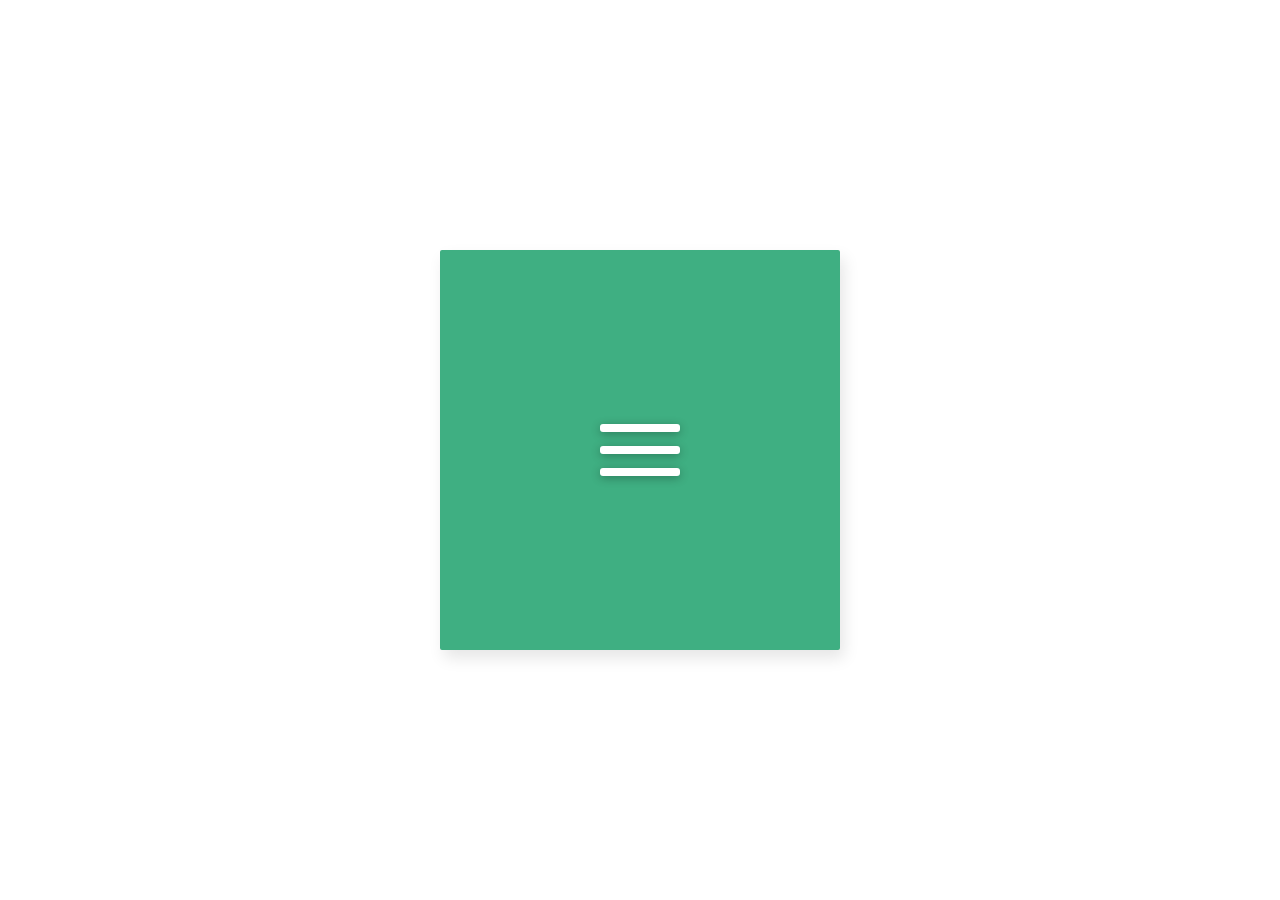
<file: 02/public/index.html>
<!DOCTYPE html>
<html lang="en">
<head>
  <meta charset="UTF-8">
  <meta name="viewport" content="width=device-width, initial-scale=1.0">
  
  <link rel="stylesheet" href="style.css">
  
  <title>Icone Menu Animado</title>
</head>
<body>
  <div class="frame">
    <div class="center">
      <div class="menu-icon">
        <div class="line-1"></div>
        <div class="line-2"></div>
        <div class="line-3"></div>
      </div>
    </div>
  </div>
</body>
</html>
</file>
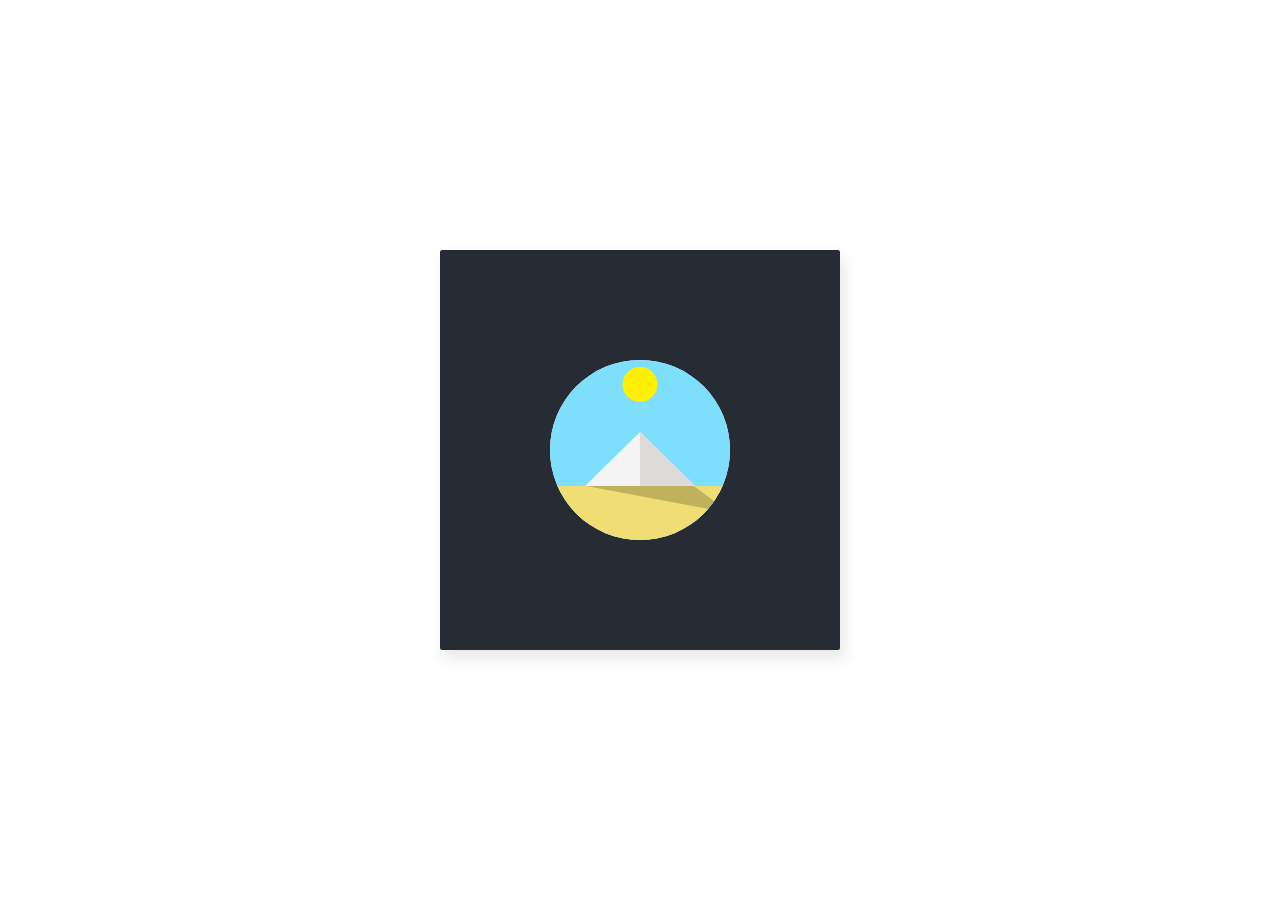
<file: 03/public/index.html>
<!DOCTYPE html>
<html lang="en">
<head>
  <meta charset="UTF-8">
  <meta name="viewport" content="width=device-width, initial-scale=1.0">
  
  <link rel="stylesheet" href="style.css">
  
  <title>Pyramide Animation</title>
</head>
<body>
  <div class="frame">
    <div class="center">
      <div class="circle">
        <div class="sky"></div>
        <div class="sun"></div>
        <div class="side-left"></div>
        <div class="side-right"></div>
        <div class="ground"></div>
        <div class="shadow"></div>
      </div>
    </div>
  </div>
</body>
</html>
</file>
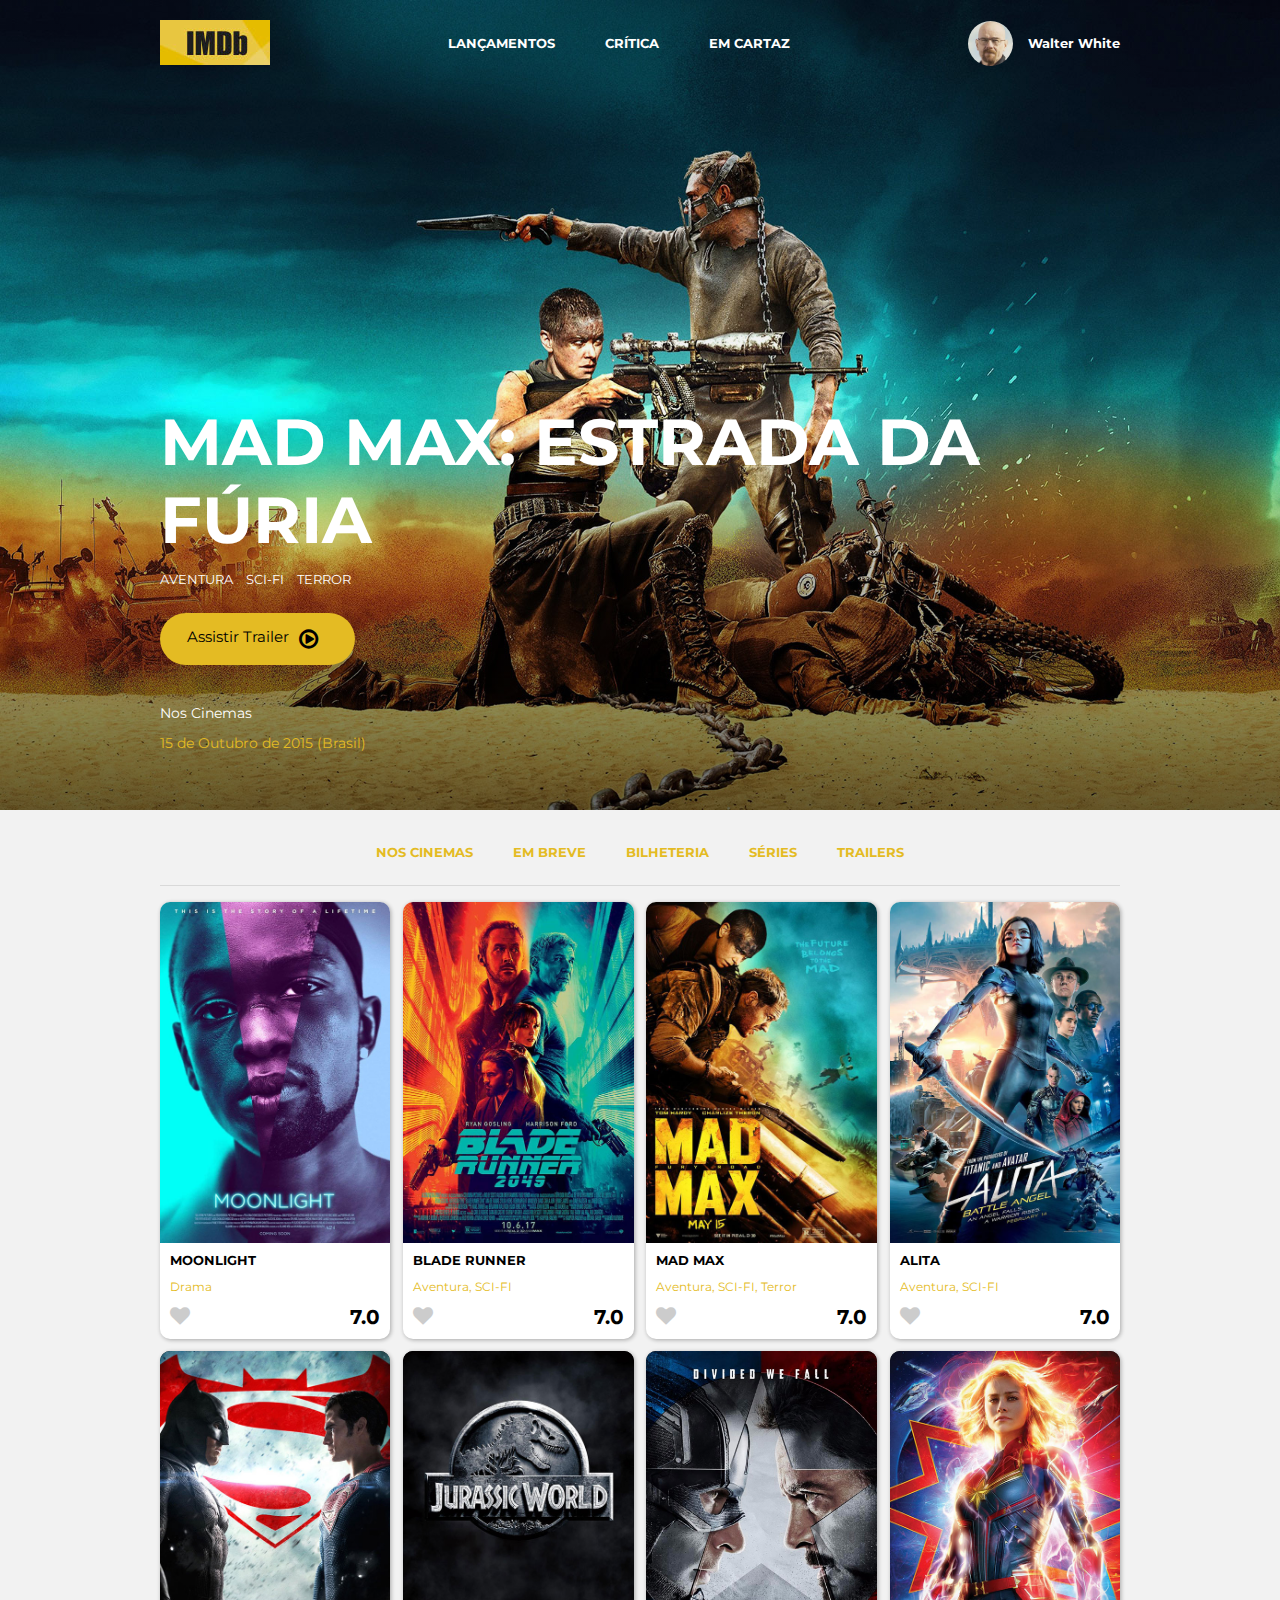
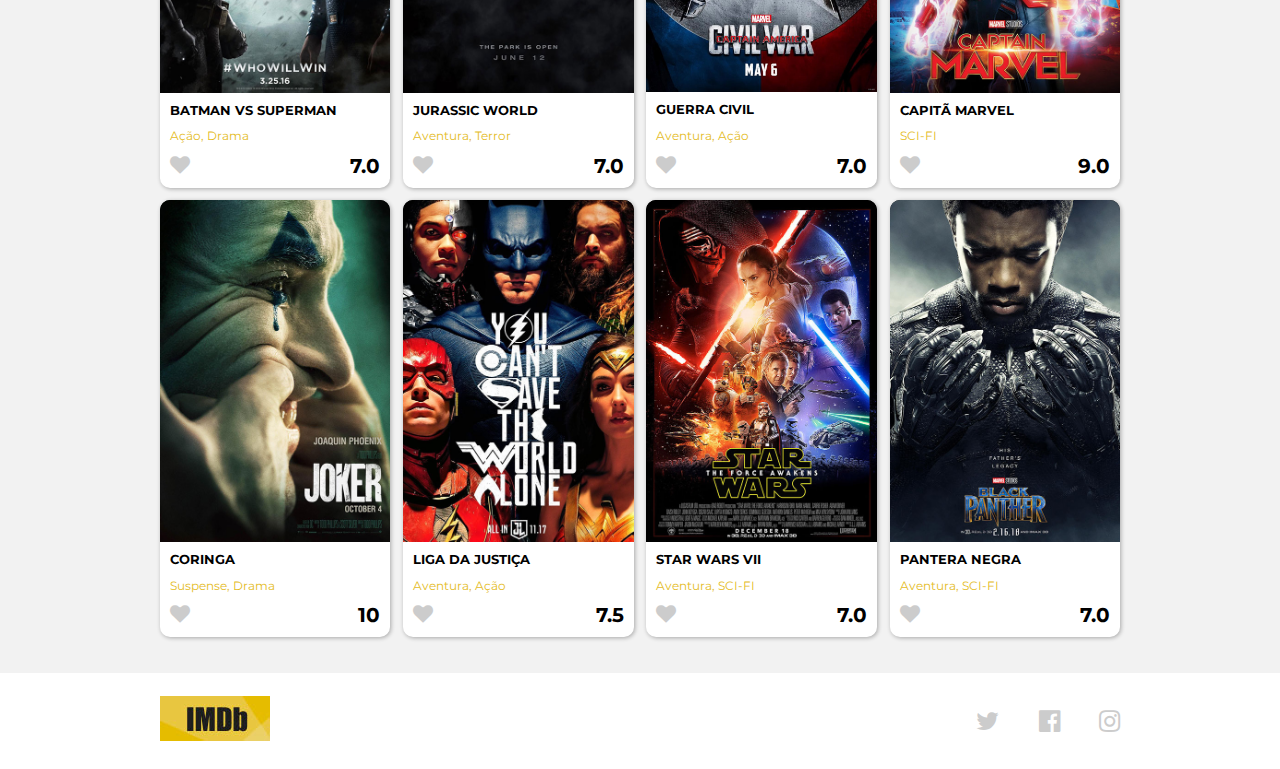
<file: Challenge 01 -  IMDb/IMDb/index.html>
<!DOCTYPE html>
<html lang="en">
<head>
  <meta charset="UTF-8">
  <meta name="viewport" content="width=device-width, initial-scale=1.0">

  <link rel="stylesheet" href="assets/css/style.css">
  <link rel="stylesheet" href="assets/css/normalize.css">

  <title>IMDB - CodeNation movies</title>
</head>
<body>
  <header class="header">
    <div class="header-menu">
        <div class="container">
            <div class="logo">
                <img src="./assets/image/logo-imdb.jpg" alt="IMDb">
            </div>
            <nav class="menu">
                <ul>
                  <li class="item"><a href="#" class="primary-link">Lançamentos</a></li>
                  <li class="item"><a href="#" class="primary-link">Crítica</a></li>
                  <li class="item"><a href="#" class="primary-link">Em Cartaz</a></li>
                </ul>
            </nav>
            <div class="user">
                <div class="avatar">
                    <img src="./assets/image/walter-white.jpg" alt="IMDb">
                </div>
                <div class="name">
                    <span>Walter White</span>
                </div>
            </div>
        </div>
    </div>
    <div class="header-content">
      <div class="container">
        <div class="header-title">
          MAD MAX: ESTRADA DA FÚRIA
        </div>
        <ul class="header-genre">
          <li><a href="#" class="primary-link">Aventura</a></li>
          <li><a href="#" class="primary-link">SCI-FI</a></li>
          <li><a href="#" class="primary-link">TERROR</a></li>
        </ul>
        <div class="header-trailer">
          <button class="primary-button">
            Assistir Trailer
            <i class="fa fa-play-circle-o"></i>
          </button>
        </div>
        <div class="header-info">
          <p class="title">Nos Cinemas</p>
          <p class="subtitle">15 de Outubro de 2015 (Brasil)</p>
        </div>
      </div>
    </div>
  </header>
  <section class="catalog">
    <nav class="catalog-menu">
      <div class="container">
        <ul class="catalog-list">
          <li><a href="#">Nos Cinemas</a></li>
          <li><a href="#">Em Breve</a></li>
          <li><a href="#">Bilheteria</a></li>
          <li><a href="#">Séries</a></li>
          <li><a href="#">Trailers</a></li>
        </ul>
      </div>
    </nav>
    <div class="container">
      <ul class="catalog-movie-list">
        <li class="catalog-movie-item">
          <figure class="movie-poster">
            <img src="./assets/image/movie/poster-moonlight.jpg" alt="">
            <div class="movie-poster-info">
              <h3>Moonlight</h3>
              <a href="#" class="movie-poster-link">
                <i class="fa fa-play"></i>
              </a>
            </div>
          </figure>
          <div class="movie-info">
            <p class="movie-title">
              Moonlight
            </p>
            <div class="movie-gender">
              <a href="#">Drama</a>
            </div>
            <div class="movie-note">
              <i class="fa fa-heart"></i>
              7.0
            </div>
          </div>
        </li>
        <li class="catalog-movie-item">
          <figure class="movie-poster">
            <img src="./assets/image/movie/poster-bladerunner.jpg" alt="">
            <div class="movie-poster-info">
              <h3>Blade Runner</h3>
              <a href="#" class="movie-poster-link">
                <i class="fa fa-play"></i>
              </a>
            </div>
          </figure>
          <div class="movie-info">
            <p class="movie-title">
              Blade Runner
            </p>
            <div class="movie-gender">
              <a href="#">Aventura,</a>
              <a href="#">SCI-FI</a>
            </div>
            <div class="movie-note">
              <i class="fa fa-heart"></i>
              7.0
            </div>
          </div>
        </li>
        <li class="catalog-movie-item">
          <figure class="movie-poster">
            <img src="./assets/image/movie/poster-mad-max.jpg" alt="">
            <div class="movie-poster-info">
              <h3>MAD MAX</h3>
              <a href="#" class="movie-poster-link">
                <i class="fa fa-play"></i>
              </a>
            </div>
          </figure>
          <div class="movie-info">
            <p class="movie-title">
              MAD MAX
            </p>
            <div class="movie-gender">
              <a href="#">Aventura,</a>
              <a href="#">SCI-FI,</a>
              <a href="#">Terror</a>
            </div>
            <div class="movie-note">
              <i class="fa fa-heart"></i>
              7.0
            </div>
          </div>
        </li>
        <li class="catalog-movie-item">
          <figure class="movie-poster">
            <img src="./assets/image/movie/poster-alita.jpg" alt="">
            <div class="movie-poster-info">
              <h3>Alita</h3>
              <a href="#" class="movie-poster-link">
                <i class="fa fa-play"></i>
              </a>
            </div>
          </figure>
          <div class="movie-info">
            <p class="movie-title">
              Alita
            </p>
            <div class="movie-gender">
              <a href="#">Aventura,</a>
              <a href="#">SCI-FI</a>
            </div>
            <div class="movie-note">
              <i class="fa fa-heart"></i>
              7.0
            </div>
          </div>
        </li>
        <li class="catalog-movie-item">
          <figure class="movie-poster">
            <img src="./assets/image/movie/poster-batman-superman.jpg" alt="">
            <div class="movie-poster-info">
              <h3>Batman vs Superman</h3>
              <a href="#" class="movie-poster-link">
                <i class="fa fa-play"></i>
              </a>
            </div>
          </figure>
          <div class="movie-info">
            <p class="movie-title">
              Batman vs Superman
            </p>
            <div class="movie-gender">
              <a href="#">Ação,</a>
              <a href="#">Drama</a>
            </div>
            <div class="movie-note">
              <i class="fa fa-heart"></i>
              7.0
            </div>
          </div>
        </li>
        <li class="catalog-movie-item">
          <figure class="movie-poster">
            <img src="./assets/image/movie/poster-jurassic-world.jpg" alt="">
            <div class="movie-poster-info">
              <h3>Jurassic World</h3>
              <a href="#" class="movie-poster-link">
                <i class="fa fa-play"></i>
              </a>
            </div>
          </figure>
          <div class="movie-info">
            <p class="movie-title">
              Jurassic World
            </p>
            <div class="movie-gender">
              <a href="#">Aventura,</a>
              <a href="#">Terror</a>
            </div>
            <div class="movie-note">
              <i class="fa fa-heart"></i>
              7.0
            </div>
          </div>
        </li>
        <li class="catalog-movie-item">
          <figure class="movie-poster">
            <img src="./assets/image/movie/poster-civil-war.jpg" alt="">
            <div class="movie-poster-info">
              <h3>Guerra Civil</h3>
              <a href="#" class="movie-poster-link">
                <i class="fa fa-play"></i>
              </a>
            </div>
          </figure>
          <div class="movie-info">
            <p class="movie-title">
              Guerra Civil
            </p>
            <div class="movie-gender">
              <a href="#">Aventura,</a>
              <a href="#">Ação</a>
            </div>
            <div class="movie-note">
              <i class="fa fa-heart"></i>
              7.0
            </div>
          </div>
        </li>
        <li class="catalog-movie-item">
          <figure class="movie-poster">
            <img src="./assets/image/movie/poster-capita-marvel.jpg" alt="">
            <div class="movie-poster-info">
              <h3>Capitã Marvel</h3>
              <a href="#" class="movie-poster-link">
                <i class="fa fa-play"></i>
              </a>
            </div>
          </figure>
          <div class="movie-info">
            <p class="movie-title">
              Capitã Marvel
            </p>
            <div class="movie-gender">
              <a href="#">SCI-FI</a>
            </div>
            <div class="movie-note">
              <i class="fa fa-heart"></i>
              9.0
            </div>
          </div>
        </li>
        <li class="catalog-movie-item">
          <figure class="movie-poster">
            <img src="./assets/image/movie/poster-coringa.jpg" alt="">
            <div class="movie-poster-info">
              <h3>Coringa</h3>
              <a href="#" class="movie-poster-link">
                <i class="fa fa-play"></i>
              </a>
            </div>
          </figure>
          <div class="movie-info">
            <p class="movie-title">
              Coringa
            </p>
            <div class="movie-gender">
              <a href="#">Suspense,</a>
              <a href="#">Drama</a>
            </div>
            <div class="movie-note">
              <i class="fa fa-heart"></i>
              10
            </div>
          </div>
        </li>
        <li class="catalog-movie-item">
          <figure class="movie-poster">
            <img src="./assets/image/movie/poster-liga-justica.jpg" alt="">
            <div class="movie-poster-info">
              <h3>Liga da Justiça</h3>
              <a href="#" class="movie-poster-link">
                <i class="fa fa-play"></i>
              </a>
            </div>
          </figure>
          <div class="movie-info">
            <p class="movie-title">
              Liga da Justiça
            </p>
            <div class="movie-gender">
              <a href="#">Aventura,</a>
              <a href="#">Ação</a>
            </div>
            <div class="movie-note">
              <i class="fa fa-heart"></i>
              7.5
            </div>
          </div>
        </li>
        <li class="catalog-movie-item">
          <figure class="movie-poster">
            <img src="./assets/image/movie/poster-star-wars.jpg" alt="">
            <div class="movie-poster-info">
              <h3>Star Wars VII</h3>
              <a href="#" class="movie-poster-link">
                <i class="fa fa-play"></i>
              </a>
            </div>
          </figure>
          <div class="movie-info">
            <p class="movie-title">
              Star Wars VII
            </p>
            <div class="movie-gender">
              <a href="#">Aventura,</a>
              <a href="#">SCI-FI</a>
            </div>
            <div class="movie-note">
              <i class="fa fa-heart"></i>
              7.0
            </div>
          </div>
        </li>
        <li class="catalog-movie-item">
          <figure class="movie-poster">
            <img src="./assets/image/movie/poster-pantera-negra.jpg" alt="">
            <div class="movie-poster-info">
              <h3>Pantera Negra</h3>
              <a href="#" class="movie-poster-link">
                <i class="fa fa-play"></i>
              </a>
            </div>
          </figure>
          <div class="movie-info">
            <p class="movie-title">
              Pantera Negra
            </p>
            <div class="movie-gender">
              <a href="#">Aventura,</a>
              <a href="#">SCI-FI</a>
            </div>
            <div class="movie-note">
              <i class="fa fa-heart"></i>
              7.0
            </div>
          </div>
        </li>
      </ul>
    </div>
    <footer class="footer">
      <div class="container">
        <div class="footer-logo">
          <img src="./assets/image/logo-imdb.jpg" alt="">
        </div>
        <div class="social-media">
          <i class="fa fa-twitter"></i>
          <i class="fa fa-facebook-official"></i>
          <i class="fa fa-instagram"></i>
        </div>
      </div>
    </footer>
  </section>
</body>
</html>
</file>
<file: 02/public/style.css>
/* ========= SCSS ========= */

/*
// delete the following line if no text is used
// edit the line if you wanna use other fonts
@import url(https://fonts.googleapis.com/css?family=Open+Sans:700,300);

// use only the available space inside the 400x400 frame

.frame {
  position: absolute;
  top: 50%;
  left: 50%;
  width: 400px;
  height: 400px;
  margin-top: -200px;
  margin-left: -200px;
  border-radius: 2px;
	box-shadow: 4px 8px 16px 0 rgba(0,0,0,0.1);
	overflow: hidden;
  background: #3faf82;
  color: #333;
	font-family: 'Open Sans', Helvetica, sans-serif;
	-webkit-font-smoothing: antialiased;
	-moz-osx-font-smoothing: grayscale;
}

.center {
  position: absolute;
  top: 50%;
  left: 50%;
  transform: translate(-50%,-50%);
}

// Variables Menu Icon
$menu-icon-line-height: 8px;
$menu-icon-line-space: 14px;
$menu-icon-line-offsetY: $menu-icon-line-height + $menu-icon-line-space;
$menu-icon-height: (3*$menu-icon-line-height) + (2*$menu-icon-line-space);
$cubic-bezier-in: cubic-bezier(0.30,1,0.70,1);
$cubic-bezier-out: cubic-bezier(1,0.70,1,0.30);

.menu-icon {
	width: 80px;
	height: $menu-icon-height;
	cursor: pointer;
	
	div {
		width: 100%;
		height: $menu-icon-line-height;
		background: #fff;
		border-radius: 3px;
		box-shadow: 0 2px 10px 0 rgba(0,0,0,0.3);
		transition: .2s ease-in-out;
	}
	
	.line-1 {
		animation: animate-line-1-rev 0.7s ease-in-out;
	}
	
	.line-2 {
		margin: $menu-icon-line-space 0;
		animation: animate-line-2-rev 0.7s ease-in-out;
	}
	
	.line-3 {
		animation: animate-line-3-rev 0.7s ease-in-out;
	}
	
	&:hover {
		.line-1 {
			animation: animate-line-1 0.7s forwards;
		}	
		
		.line-2 {
			animation: animate-line-2 0.7s forwards;
		}
		
		.line-3 {
			animation: animate-line-3 0.7s forwards;
		}
	}
}

.no-animation {
	-webkit-animation: none !important;
				  animation: none !important;
}

@keyframes animate-line-1 {
	0% {
		transform: translate3d(0, 0, 0) rotate(0)
	}
	50% {
		transform: translate3d(0, $menu-icon-line-offsetY, 0) rotate(0)
	}
	100% {
		transform: translate3d(0, $menu-icon-line-offsetY, 0) rotate(45deg)
	}
}

@keyframes animate-line-1-rev {
	0% {
		transform: translate3d(0, $menu-icon-line-offsetY, 0) rotate(45deg);
	}
	50% {
		transform: translate3d(0, $menu-icon-line-offsetY, 0) rotate(0);
	}
	100% {
		transform: translate3d(0, 0, 0) rotate(0);
	}
}

@keyframes animate-line-2 {
	0% { transform: scale(1) }
	100% { transform: scale(0) }
}

@keyframes animate-line-2-rev {
	0% { transform: scale(0) }
	100% { transform: scale(1) }
}

@keyframes animate-line-3 {
	0% {
		transform: translate3d(0, 0, 0) rotate(0);
	}
	50% {
		transform: translate3d(0, -$menu-icon-line-offsetY, 0) rotate(0);
	}
	100% {
		transform: translate3d(0, -$menu-icon-line-offsetY, 0) rotate(135deg);
	}
}

@keyframes animate-line-3-rev {
	0% {
		transform: translate3d(0, -$menu-icon-line-offsetY, 0) rotate(135deg)
	}
	50% {
		transform: translate3d(0, -$menu-icon-line-offsetY, 0) rotate(0)
	}
	100% {
		transform: translate3d(0, 0, 0) rotate(0)
	}
}

*/

 /* ================== CSS COMPILED ==================== */

@import url(https://fonts.googleapis.com/css?family=Open+Sans:700,300);

.frame {
  position: absolute;
  top: 50%;
  left: 50%;
  width: 400px;
  height: 400px;
  margin-top: -200px;
  margin-left: -200px;
  border-radius: 2px;
  box-shadow: 4px 8px 16px 0 rgba(0, 0, 0, 0.1);
  overflow: hidden;
  background: #3faf82;
  color: #333;
  font-family: 'Open Sans', Helvetica, sans-serif;
  -webkit-font-smoothing: antialiased;
  -moz-osx-font-smoothing: grayscale;
}

.center {
  position: absolute;
  top: 50%;
  left: 50%;
  -webkit-transform: translate(-50%, -50%);
          transform: translate(-50%, -50%);
}

.menu-icon {
  width: 80px;
  height: 52px;
  cursor: pointer;
}
.menu-icon div {
  width: 100%;
  height: 8px;
  background: #fff;
  border-radius: 3px;
  box-shadow: 0 2px 10px 0 rgba(0, 0, 0, 0.3);
  -webkit-transition: .2s ease-in-out;
  transition: .2s ease-in-out;
}
.menu-icon .line-1 {
  -webkit-animation: animate-line-1-rev 0.7s ease-in-out;
          animation: animate-line-1-rev 0.7s ease-in-out;
}
.menu-icon .line-2 {
  margin: 14px 0;
  -webkit-animation: animate-line-2-rev 0.7s ease-in-out;
          animation: animate-line-2-rev 0.7s ease-in-out;
}
.menu-icon .line-3 {
  -webkit-animation: animate-line-3-rev 0.7s ease-in-out;
          animation: animate-line-3-rev 0.7s ease-in-out;
}
.menu-icon:hover .line-1 {
  -webkit-animation: animate-line-1 0.7s forwards;
          animation: animate-line-1 0.7s forwards;
}
.menu-icon:hover .line-2 {
  -webkit-animation: animate-line-2 0.7s forwards;
          animation: animate-line-2 0.7s forwards;
}
.menu-icon:hover .line-3 {
  -webkit-animation: animate-line-3 0.7s forwards;
          animation: animate-line-3 0.7s forwards;
}

.no-animation {
  -webkit-animation: none !important;
  animation: none !important;
}

@-webkit-keyframes animate-line-1 {
  0% {
    -webkit-transform: translate3d(0, 0, 0) rotate(0);
            transform: translate3d(0, 0, 0) rotate(0);
  }
  50% {
    -webkit-transform: translate3d(0, 22px, 0) rotate(0);
            transform: translate3d(0, 22px, 0) rotate(0);
  }
  100% {
    -webkit-transform: translate3d(0, 22px, 0) rotate(45deg);
            transform: translate3d(0, 22px, 0) rotate(45deg);
  }
}

@keyframes animate-line-1 {
  0% {
    -webkit-transform: translate3d(0, 0, 0) rotate(0);
            transform: translate3d(0, 0, 0) rotate(0);
  }
  50% {
    -webkit-transform: translate3d(0, 22px, 0) rotate(0);
            transform: translate3d(0, 22px, 0) rotate(0);
  }
  100% {
    -webkit-transform: translate3d(0, 22px, 0) rotate(45deg);
            transform: translate3d(0, 22px, 0) rotate(45deg);
  }
}
@-webkit-keyframes animate-line-1-rev {
  0% {
    -webkit-transform: translate3d(0, 22px, 0) rotate(45deg);
            transform: translate3d(0, 22px, 0) rotate(45deg);
  }
  50% {
    -webkit-transform: translate3d(0, 22px, 0) rotate(0);
            transform: translate3d(0, 22px, 0) rotate(0);
  }
  100% {
    -webkit-transform: translate3d(0, 0, 0) rotate(0);
            transform: translate3d(0, 0, 0) rotate(0);
  }
}
@keyframes animate-line-1-rev {
  0% {
    -webkit-transform: translate3d(0, 22px, 0) rotate(45deg);
            transform: translate3d(0, 22px, 0) rotate(45deg);
  }
  50% {
    -webkit-transform: translate3d(0, 22px, 0) rotate(0);
            transform: translate3d(0, 22px, 0) rotate(0);
  }
  100% {
    -webkit-transform: translate3d(0, 0, 0) rotate(0);
            transform: translate3d(0, 0, 0) rotate(0);
  }
}
@-webkit-keyframes animate-line-2 {
  0% {
    -webkit-transform: scale(1);
            transform: scale(1);
  }
  100% {
    -webkit-transform: scale(0);
            transform: scale(0);
  }
}
@keyframes animate-line-2 {
  0% {
    -webkit-transform: scale(1);
            transform: scale(1);
  }
  100% {
    -webkit-transform: scale(0);
            transform: scale(0);
  }
}
@-webkit-keyframes animate-line-2-rev {
  0% {
    -webkit-transform: scale(0);
            transform: scale(0);
  }
  100% {
    -webkit-transform: scale(1);
            transform: scale(1);
  }
}
@keyframes animate-line-2-rev {
  0% {
    -webkit-transform: scale(0);
            transform: scale(0);
  }
  100% {
    -webkit-transform: scale(1);
            transform: scale(1);
  }
}
@-webkit-keyframes animate-line-3 {
  0% {
    -webkit-transform: translate3d(0, 0, 0) rotate(0);
            transform: translate3d(0, 0, 0) rotate(0);
  }
  50% {
    -webkit-transform: translate3d(0, -22px, 0) rotate(0);
            transform: translate3d(0, -22px, 0) rotate(0);
  }
  100% {
    -webkit-transform: translate3d(0, -22px, 0) rotate(135deg);
            transform: translate3d(0, -22px, 0) rotate(135deg);
  }
}
@keyframes animate-line-3 {
  0% {
    -webkit-transform: translate3d(0, 0, 0) rotate(0);
            transform: translate3d(0, 0, 0) rotate(0);
  }
  50% {
    -webkit-transform: translate3d(0, -22px, 0) rotate(0);
            transform: translate3d(0, -22px, 0) rotate(0);
  }
  100% {
    -webkit-transform: translate3d(0, -22px, 0) rotate(135deg);
            transform: translate3d(0, -22px, 0) rotate(135deg);
  }
}
@-webkit-keyframes animate-line-3-rev {
  0% {
    -webkit-transform: translate3d(0, -22px, 0) rotate(135deg);
            transform: translate3d(0, -22px, 0) rotate(135deg);
  }
  50% {
    -webkit-transform: translate3d(0, -22px, 0) rotate(0);
            transform: translate3d(0, -22px, 0) rotate(0);
  }
  100% {
    -webkit-transform: translate3d(0, 0, 0) rotate(0);
            transform: translate3d(0, 0, 0) rotate(0);
  }
}
@keyframes animate-line-3-rev {
  0% {
    -webkit-transform: translate3d(0, -22px, 0) rotate(135deg);
            transform: translate3d(0, -22px, 0) rotate(135deg);
  }
  50% {
    -webkit-transform: translate3d(0, -22px, 0) rotate(0);
            transform: translate3d(0, -22px, 0) rotate(0);
  }
  100% {
    -webkit-transform: translate3d(0, 0, 0) rotate(0);
            transform: translate3d(0, 0, 0) rotate(0);
  }
}
</file>
<file: 03/public/style.css>
/* ========= SCSS ========= */

/*
$cubic-bezier: cubic-bezier(.4,0,.49,1);

.frame {
  position: absolute;
  top: 50%;
  left: 50%;
  width: 400px;
  height: 400px;
  margin-top: -200px;
  margin-left: -200px;
  border-radius: 2px;
	box-shadow: 4px 8px 16px 0 rgba(0,0,0,0.1);
	overflow: hidden;
  background: #272c34;
  color: #333;
	font-family: 'Open Sans', Helvetica, sans-serif;
	-webkit-font-smoothing: antialiased;
	-moz-osx-font-smoothing: grayscale;
}

.center {
  position: absolute;
  top: 50%;
  left: 50%;
  transform: translate(-50%,-50%);
}

.circle {
	position: relative;
	height: 180px;
	width: 180px;
	background: #fff;
	border-radius: 50%;
	overflow: hidden;
	
	div {
		position: absolute;
	}
	
	.sky {
		background: #7ddffc;
		position: absolute;
		width: 150%;
    height: 150%;
		animation: sky-turns-dark 4s infinite;
	}
	
	.sun {
		width: 35px;
		height: 35px;
		top: 7px;
		left: 50%;
		transform: translateX(-50%);
		border-radius: 50%;
		background: #FFEF00;
		transform-origin: 30% 400%;
		animation: sun-goes-down 4s infinite;
	}
	
	.ground {
		top: 70%;
		width: 100%;
		height: 100%;
		background: #F0DE75;
		animation: ground-shading 4s infinite;
	}
	
	.side-left, .side-right {
		top: 40%;
		left: 50%;
		transform: translateX(-50%);
		height: 57px;
		width: 116px;
	}
	
	.side-right {
		background: #DDDADA;
		clip-path: polygon(50% 100%, 100% 100%, 50% 0%);	
		animation: pyramide-shading 4s ease-in-out infinite reverse;
	}
	
	.side-left {
		background: #F4F4F4;
		clip-path: polygon(0% 100%, 100% 100%, 50% 0%);	
		animation: pyramide-shading 4s ease-in-out infinite;
	}
	
	.shadow {
		top: 70%;
		height: 60px;
		width: 100%;
		left: 50%;
		transform: translate(-50%);
		background: rgba(0,0,0,0.2);
		clip-path: polygon(20% 0%, 80% 0%, 100% 45%);
		animation: shadow-on-the-floor 4s infinite linear;
	}
}

@keyframes sky-turns-dark {
	0% { background: #272C34; }
	30% { background: #7DDFFC; }
	70% { background: #7DDFFC; }
	100% { background: #272C34; }
}

@keyframes ground-shading {
	0% { background: #272C34; }
	30% { background: #F0DE75; }
	70% { background: #F0DE75; }
	100% { background: #272C34; }
}

@keyframes shadow-on-the-floor {
	0% { 
		clip-path: polygon(20% 0%, 80% 0%, 100% 0%);
	}
	15% {
		clip-path: polygon(20% 0%, 80% 0%, 100% 50%);
	}
	35% {
		clip-path: polygon(20% 0%, 80% 0%, 100% 50%);
	}
	55% {
		clip-path: polygon(20% 0%, 80% 0%, 50% 50%);
	}
	75% {
		clip-path: polygon(20% 0%, 80% 0%, 0% 50%);
	}
	100% {
		clip-path: polygon(20% 0%, 80% 0%, 0% 0%);
	}
}

@keyframes sun-goes-down {
	0% {
		background: #F57209;
		transform: rotate(-70deg);
	}
	30% {
		transform: rotate(-28deg);
		background: #FFEF00;
	}
	70% {
		background: #FFEF00;
	}
	100% {
		background: #F57209;
		transform: rotate(70deg);
	}
}

@keyframes pyramide-shading {
  0% {
    background: #272C34;
  }
	
	20% {
		background: #F4F4F4;
	}
	
	80% {
		background: #DDDADA;
	}

  100% {
    background: #272C34;
  }
}

*/

 /* ================== CSS COMPILED ==================== */

@import url(https://fonts.googleapis.com/css?family=Open+Sans:700,300);

.frame {
  position: absolute;
  top: 50%;
  left: 50%;
  width: 400px;
  height: 400px;
  margin-top: -200px;
  margin-left: -200px;
  border-radius: 2px;
  box-shadow: 4px 8px 16px 0 rgba(0, 0, 0, 0.1);
  overflow: hidden;
  background: #3faf82;
  color: #333;
  font-family: 'Open Sans', Helvetica, sans-serif;
  -webkit-font-smoothing: antialiased;
  -moz-osx-font-smoothing: grayscale;
}

.center {
  position: absolute;
  top: 50%;
  left: 50%;
  -webkit-transform: translate(-50%, -50%);
          transform: translate(-50%, -50%);
}

.menu-icon {
  width: 80px;
  height: 52px;
  cursor: pointer;
}
.menu-icon div {
  width: 100%;
  height: 8px;
  background: #fff;
  border-radius: 3px;
  box-shadow: 0 2px 10px 0 rgba(0, 0, 0, 0.3);
  -webkit-transition: .2s ease-in-out;
  transition: .2s ease-in-out;
}
.menu-icon .line-1 {
  -webkit-animation: animate-line-1-rev 0.7s ease-in-out;
          animation: animate-line-1-rev 0.7s ease-in-out;
}
.menu-icon .line-2 {
  margin: 14px 0;
  -webkit-animation: animate-line-2-rev 0.7s ease-in-out;
          animation: animate-line-2-rev 0.7s ease-in-out;
}
.menu-icon .line-3 {
  -webkit-animation: animate-line-3-rev 0.7s ease-in-out;
          animation: animate-line-3-rev 0.7s ease-in-out;
}
.menu-icon:hover .line-1 {
  -webkit-animation: animate-line-1 0.7s forwards;
          animation: animate-line-1 0.7s forwards;
}
.menu-icon:hover .line-2 {
  -webkit-animation: animate-line-2 0.7s forwards;
          animation: animate-line-2 0.7s forwards;
}
.menu-icon:hover .line-3 {
  -webkit-animation: animate-line-3 0.7s forwards;
          animation: animate-line-3 0.7s forwards;
}

.no-animation {
  -webkit-animation: none !important;
  animation: none !important;
}

@-webkit-keyframes animate-line-1 {
  0% {
    -webkit-transform: translate3d(0, 0, 0) rotate(0);
            transform: translate3d(0, 0, 0) rotate(0);
  }
  50% {
    -webkit-transform: translate3d(0, 22px, 0) rotate(0);
            transform: translate3d(0, 22px, 0) rotate(0);
  }
  100% {
    -webkit-transform: translate3d(0, 22px, 0) rotate(45deg);
            transform: translate3d(0, 22px, 0) rotate(45deg);
  }
}

@keyframes animate-line-1 {
  0% {
    -webkit-transform: translate3d(0, 0, 0) rotate(0);
            transform: translate3d(0, 0, 0) rotate(0);
  }
  50% {
    -webkit-transform: translate3d(0, 22px, 0) rotate(0);
            transform: translate3d(0, 22px, 0) rotate(0);
  }
  100% {
    -webkit-transform: translate3d(0, 22px, 0) rotate(45deg);
            transform: translate3d(0, 22px, 0) rotate(45deg);
  }
}
@-webkit-keyframes animate-line-1-rev {
  0% {
    -webkit-transform: translate3d(0, 22px, 0) rotate(45deg);
            transform: translate3d(0, 22px, 0) rotate(45deg);
  }
  50% {
    -webkit-transform: translate3d(0, 22px, 0) rotate(0);
            transform: translate3d(0, 22px, 0) rotate(0);
  }
  100% {
    -webkit-transform: translate3d(0, 0, 0) rotate(0);
            transform: translate3d(0, 0, 0) rotate(0);
  }
}
@keyframes animate-line-1-rev {
  0% {
    -webkit-transform: translate3d(0, 22px, 0) rotate(45deg);
            transform: translate3d(0, 22px, 0) rotate(45deg);
  }
  50% {
    -webkit-transform: translate3d(0, 22px, 0) rotate(0);
            transform: translate3d(0, 22px, 0) rotate(0);
  }
  100% {
    -webkit-transform: translate3d(0, 0, 0) rotate(0);
            transform: translate3d(0, 0, 0) rotate(0);
  }
}
@-webkit-keyframes animate-line-2 {
  0% {
    -webkit-transform: scale(1);
            transform: scale(1);
  }
  100% {
    -webkit-transform: scale(0);
            transform: scale(0);
  }
}
@keyframes animate-line-2 {
  0% {
    -webkit-transform: scale(1);
            transform: scale(1);
  }
  100% {
    -webkit-transform: scale(0);
            transform: scale(0);
  }
}
@-webkit-keyframes animate-line-2-rev {
  0% {
    -webkit-transform: scale(0);
            transform: scale(0);
  }
  100% {
    -webkit-transform: scale(1);
            transform: scale(1);
  }
}
@keyframes animate-line-2-rev {
  0% {
    -webkit-transform: scale(0);
            transform: scale(0);
  }
  100% {
    -webkit-transform: scale(1);
            transform: scale(1);
  }
}
@-webkit-keyframes animate-line-3 {
  0% {
    -webkit-transform: translate3d(0, 0, 0) rotate(0);
            transform: translate3d(0, 0, 0) rotate(0);
  }
  50% {
    -webkit-transform: translate3d(0, -22px, 0) rotate(0);
            transform: translate3d(0, -22px, 0) rotate(0);
  }
  100% {
    -webkit-transform: translate3d(0, -22px, 0) rotate(135deg);
            transform: translate3d(0, -22px, 0) rotate(135deg);
  }
}
@keyframes animate-line-3 {
  0% {
    -webkit-transform: translate3d(0, 0, 0) rotate(0);
            transform: translate3d(0, 0, 0) rotate(0);
  }
  50% {
    -webkit-transform: translate3d(0, -22px, 0) rotate(0);
            transform: translate3d(0, -22px, 0) rotate(0);
  }
  100% {
    -webkit-transform: translate3d(0, -22px, 0) rotate(135deg);
            transform: translate3d(0, -22px, 0) rotate(135deg);
  }
}
@-webkit-keyframes animate-line-3-rev {
  0% {
    -webkit-transform: translate3d(0, -22px, 0) rotate(135deg);
            transform: translate3d(0, -22px, 0) rotate(135deg);
  }
  50% {
    -webkit-transform: translate3d(0, -22px, 0) rotate(0);
            transform: translate3d(0, -22px, 0) rotate(0);
  }
  100% {
    -webkit-transform: translate3d(0, 0, 0) rotate(0);
            transform: translate3d(0, 0, 0) rotate(0);
  }
}
@keyframes animate-line-3-rev {
  0% {
    -webkit-transform: translate3d(0, -22px, 0) rotate(135deg);
            transform: translate3d(0, -22px, 0) rotate(135deg);
  }
  50% {
    -webkit-transform: translate3d(0, -22px, 0) rotate(0);
            transform: translate3d(0, -22px, 0) rotate(0);
  }
  100% {
    -webkit-transform: translate3d(0, 0, 0) rotate(0);
            transform: translate3d(0, 0, 0) rotate(0);
  }
}
.frame {
  position: absolute;
  top: 50%;
  left: 50%;
  width: 400px;
  height: 400px;
  margin-top: -200px;
  margin-left: -200px;
  border-radius: 2px;
  box-shadow: 4px 8px 16px 0 rgba(0, 0, 0, 0.1);
  overflow: hidden;
  background: #272c34;
  color: #333;
  font-family: 'Open Sans', Helvetica, sans-serif;
  -webkit-font-smoothing: antialiased;
  -moz-osx-font-smoothing: grayscale;
}

.center {
  position: absolute;
  top: 50%;
  left: 50%;
  -webkit-transform: translate(-50%, -50%);
          transform: translate(-50%, -50%);
}

.circle {
  position: relative;
  height: 180px;
  width: 180px;
  background: #fff;
  border-radius: 50%;
  overflow: hidden;
}
.circle div {
  position: absolute;
}
.circle .sky {
  background: #7ddffc;
  position: absolute;
  width: 150%;
  height: 150%;
  -webkit-animation: sky-turns-dark 4s infinite;
          animation: sky-turns-dark 4s infinite;
}
.circle .sun {
  width: 35px;
  height: 35px;
  top: 7px;
  left: 50%;
  -webkit-transform: translateX(-50%);
          transform: translateX(-50%);
  border-radius: 50%;
  background: #FFEF00;
  -webkit-transform-origin: 30% 400%;
          transform-origin: 30% 400%;
  -webkit-animation: sun-goes-down 4s infinite;
          animation: sun-goes-down 4s infinite;
}
.circle .ground {
  top: 70%;
  width: 100%;
  height: 100%;
  background: #F0DE75;
  -webkit-animation: ground-shading 4s infinite;
          animation: ground-shading 4s infinite;
}
.circle .side-left, .circle .side-right {
  top: 40%;
  left: 50%;
  -webkit-transform: translateX(-50%);
          transform: translateX(-50%);
  height: 57px;
  width: 116px;
}
.circle .side-right {
  background: #DDDADA;
  -webkit-clip-path: polygon(50% 100%, 100% 100%, 50% 0%);
          clip-path: polygon(50% 100%, 100% 100%, 50% 0%);
  animation: pyramide-shading 4s ease-in-out infinite reverse;
}
.circle .side-left {
  background: #F4F4F4;
  -webkit-clip-path: polygon(0% 100%, 100% 100%, 50% 0%);
          clip-path: polygon(0% 100%, 100% 100%, 50% 0%);
  -webkit-animation: pyramide-shading 4s ease-in-out infinite;
          animation: pyramide-shading 4s ease-in-out infinite;
}
.circle .shadow {
  top: 70%;
  height: 60px;
  width: 100%;
  left: 50%;
  -webkit-transform: translate(-50%);
          transform: translate(-50%);
  background: rgba(0, 0, 0, 0.2);
  -webkit-clip-path: polygon(20% 0%, 80% 0%, 100% 45%);
          clip-path: polygon(20% 0%, 80% 0%, 100% 45%);
  -webkit-animation: shadow-on-the-floor 4s infinite linear;
          animation: shadow-on-the-floor 4s infinite linear;
}

@-webkit-keyframes sky-turns-dark {
  0% {
    background: #272C34;
  }
  30% {
    background: #7DDFFC;
  }
  70% {
    background: #7DDFFC;
  }
  100% {
    background: #272C34;
  }
}

@keyframes sky-turns-dark {
  0% {
    background: #272C34;
  }
  30% {
    background: #7DDFFC;
  }
  70% {
    background: #7DDFFC;
  }
  100% {
    background: #272C34;
  }
}
@-webkit-keyframes ground-shading {
  0% {
    background: #272C34;
  }
  30% {
    background: #F0DE75;
  }
  70% {
    background: #F0DE75;
  }
  100% {
    background: #272C34;
  }
}
@keyframes ground-shading {
  0% {
    background: #272C34;
  }
  30% {
    background: #F0DE75;
  }
  70% {
    background: #F0DE75;
  }
  100% {
    background: #272C34;
  }
}
@-webkit-keyframes shadow-on-the-floor {
  0% {
    -webkit-clip-path: polygon(20% 0%, 80% 0%, 100% 0%);
            clip-path: polygon(20% 0%, 80% 0%, 100% 0%);
  }
  15% {
    -webkit-clip-path: polygon(20% 0%, 80% 0%, 100% 50%);
            clip-path: polygon(20% 0%, 80% 0%, 100% 50%);
  }
  35% {
    -webkit-clip-path: polygon(20% 0%, 80% 0%, 100% 50%);
            clip-path: polygon(20% 0%, 80% 0%, 100% 50%);
  }
  55% {
    -webkit-clip-path: polygon(20% 0%, 80% 0%, 50% 50%);
            clip-path: polygon(20% 0%, 80% 0%, 50% 50%);
  }
  75% {
    -webkit-clip-path: polygon(20% 0%, 80% 0%, 0% 50%);
            clip-path: polygon(20% 0%, 80% 0%, 0% 50%);
  }
  100% {
    -webkit-clip-path: polygon(20% 0%, 80% 0%, 0% 0%);
            clip-path: polygon(20% 0%, 80% 0%, 0% 0%);
  }
}
@keyframes shadow-on-the-floor {
  0% {
    -webkit-clip-path: polygon(20% 0%, 80% 0%, 100% 0%);
            clip-path: polygon(20% 0%, 80% 0%, 100% 0%);
  }
  15% {
    -webkit-clip-path: polygon(20% 0%, 80% 0%, 100% 50%);
            clip-path: polygon(20% 0%, 80% 0%, 100% 50%);
  }
  35% {
    -webkit-clip-path: polygon(20% 0%, 80% 0%, 100% 50%);
            clip-path: polygon(20% 0%, 80% 0%, 100% 50%);
  }
  55% {
    -webkit-clip-path: polygon(20% 0%, 80% 0%, 50% 50%);
            clip-path: polygon(20% 0%, 80% 0%, 50% 50%);
  }
  75% {
    -webkit-clip-path: polygon(20% 0%, 80% 0%, 0% 50%);
            clip-path: polygon(20% 0%, 80% 0%, 0% 50%);
  }
  100% {
    -webkit-clip-path: polygon(20% 0%, 80% 0%, 0% 0%);
            clip-path: polygon(20% 0%, 80% 0%, 0% 0%);
  }
}
@-webkit-keyframes sun-goes-down {
  0% {
    background: #F57209;
    -webkit-transform: rotate(-70deg);
            transform: rotate(-70deg);
  }
  30% {
    -webkit-transform: rotate(-28deg);
            transform: rotate(-28deg);
    background: #FFEF00;
  }
  70% {
    background: #FFEF00;
  }
  100% {
    background: #F57209;
    -webkit-transform: rotate(70deg);
            transform: rotate(70deg);
  }
}
@keyframes sun-goes-down {
  0% {
    background: #F57209;
    -webkit-transform: rotate(-70deg);
            transform: rotate(-70deg);
  }
  30% {
    -webkit-transform: rotate(-28deg);
            transform: rotate(-28deg);
    background: #FFEF00;
  }
  70% {
    background: #FFEF00;
  }
  100% {
    background: #F57209;
    -webkit-transform: rotate(70deg);
            transform: rotate(70deg);
  }
}
@-webkit-keyframes pyramide-shading {
  0% {
    background: #272C34;
  }
  20% {
    background: #F4F4F4;
  }
  80% {
    background: #DDDADA;
  }
  100% {
    background: #272C34;
  }
}
@keyframes pyramide-shading {
  0% {
    background: #272C34;
  }
  20% {
    background: #F4F4F4;
  }
  80% {
    background: #DDDADA;
  }
  100% {
    background: #272C34;
  }
}
</file>
<file: Challenge 01 -  IMDb/IMDb/assets/css/style.css>
@import url('https://fonts.googleapis.com/css?family=Montserrat:400,700');
@import url('https://maxcdn.bootstrapcdn.com/font-awesome/4.6.3/css/font-awesome.min.css');

:root {
  --primary-color: #e4bb23;
  --primary-color-dark: #a3861e;
}

body {
  margin: 0;
  font-size: 10px;
  font-family: 'Montserrat', sans-serif;
  background-color: #f2f2f2;
}

* {
  box-sizing: border-box;
}

.container {
  width: 960px;
  margin: 0 auto;
}

.header {
  background: url('./../image/capa-madmax2.jpg');
  background-repeat: no-repeat;
  background-size: cover;
  background-attachment: fixed;
  color: #fff;
  padding: 20px;
  height: 90vh;
  flex-direction: column;
  display: flex;
  justify-content: space-between;
  position: relative;
}

.header::after{
  content: '';
  position: absolute;
  background: linear-gradient(
		180deg,
		rgba(0, 0, 0, 0.3) -10%,
		rgba(0, 0, 0, 0) 50%,
    rgba(0, 0, 0, 0.6) 100%
	);
  width: 100%;
  height: 100%;
  left: 0;
  top: 0;
}

.header-menu > .container {
  justify-content: space-between;
  font-weight: bolder;
  align-items: center;
  display: flex;
}

.header-content, .header-menu {
  z-index: 1;
}

.header-title {
  font-size: 6.5em;
  font-weight: bolder;
  line-height: 1.2em;
}

.primary-button {
  background-color: var(--primary-color);
  padding: 1em 1.8em;
  border: none;
  font-size: 1.5em;
  display: flex;
  justify-content: center;
  border-radius: 17em;
}

.primary-button:hover {
  background-color: var(--primary-color-dark);
  transition: all 200ms;
  cursor: pointer;
}

.primary-link {
  text-decoration: none;
  color: #fff;
}

.primary-link:hover {
  color: var(--primary-color) !important;
  transition: all 200ms;
}

.menu > ul, .header-genre, .catalog-list, .catalog-movie-list {
  list-style: none;
  display: flex;
  text-transform: uppercase;
  padding: 0;
}

.catalog-movie-list {
  justify-content: space-between;
  flex-wrap: wrap;
}

.catalog-list {
  justify-content: center;
  border-bottom: 1px rgba(0, 0, 0, 0.1) solid;
  padding: 25px 0;
}

.catalog-list a {
  text-decoration: none;
  color: var(--primary-color);
  font-size: 1.3em;
  font-weight: bold;
  padding: 25px 0;
}

.catalog-list a:hover {
  box-shadow: inset 0px -2px 0 var(--primary-color);
  transition: all 200ms;
}

.catalog-list li {
  margin: 0 2em;
}

.catalog-movie-item {
  width: 24%;
  background: #fff;
  border-radius: 10px;
  overflow: hidden;
  box-shadow: 1px 1px 4px 0px #0000004f;
  margin: 0.6em 0;
}

.movie-poster-info {
  opacity: 0;
  position: absolute;
  font-size: 1.4em;
  height: 100%;
  text-align: center;
  width: 100%;
  display: flex;
  flex-direction: column;
  justify-content: center;
  background: rgba(0, 0, 0, 0.5);
}

.movie-poster-link i {
  color: #fff;
  font-size: 5em;
}

.movie-poster-link i:hover {
  color: var(--primary-color);
  transition: all 200ms;
}

.catalog-movie-item:hover .movie-poster-info {
  opacity: 1;
  transition: all 200ms;
}

.movie-info {
  padding: 10px;
}

.movie-poster {
  color: var(--primary-color);
  margin: 0;
  display: flex;
  background-color: #000;
  position: relative;
}

.movie-poster img {
  width: 100%;
}

.movie-title {
  font-weight: bold;
  font-size: 1.3em;
  margin: 0;
}

.movie-gender {
  margin: 12px 0;
}

.movie-gender a {
  color: var(--primary-color);
  font-size: 1.2em;
  text-transform: none;
  text-decoration: none;
}

.movie-gender a:hover {
  text-decoration: underline;
  transition: all 200ms;
}

.movie-note {
  font-size: 2em;
  font-weight: bolder;
  display: flex;
  justify-content: space-between;
}

.movie-note i {
  color: #cccccc;
}

.movie-note i:hover {
  color: #e74c3c;
  transition: all 200ms;
}

.header-genre {
  font-size: 1.3em;
  margin: 1em 0 2em;
}

.header-genre li {
  margin-right: 1em;
}

.header-info {
  font-size: 1.4em;
  margin: 1em 0;
  padding: 0.8em 0;
}

.header-info > .subtitle {
  color: var(--primary-color)
}

.header-trailer i {
  font-size: 1.5em;
  margin: 0 10px;
}

.menu .item a {
  text-decoration: none;
  color: #fff;
  font-size: 1.3em;
}

.menu .item {
  margin: 0 25px;
}

.user {
  display: flex;
  justify-content: end;
  align-items: center;
  font-size: 1.3em;
}

.user > .avatar {
  width: 45px;
  height: 45px;
  overflow: hidden;
  border-radius: 100%;
  margin-right: 15px;
}

.user > .avatar > img {
  width: 100%;
  height: auto;
}

footer {
  background: #fff;
  margin-top: 3em;
}

.footer .container {
  padding: 0.9em 0;
  display: flex;
  align-items: center;
  justify-content: space-between;
  font-size: 2.5em;
  color: #ccc;
}

.social-media i {
  transition: 200ms;
  margin-left: 1.3em;
}

.social-media .fa-facebook-official:hover {
  color: #3b5998;
}

.social-media .fa-twitter:hover {
  color: #55acee;
}

.social-media .fa-instagram:hover {
  color: #dd3f18;
}
</file>
